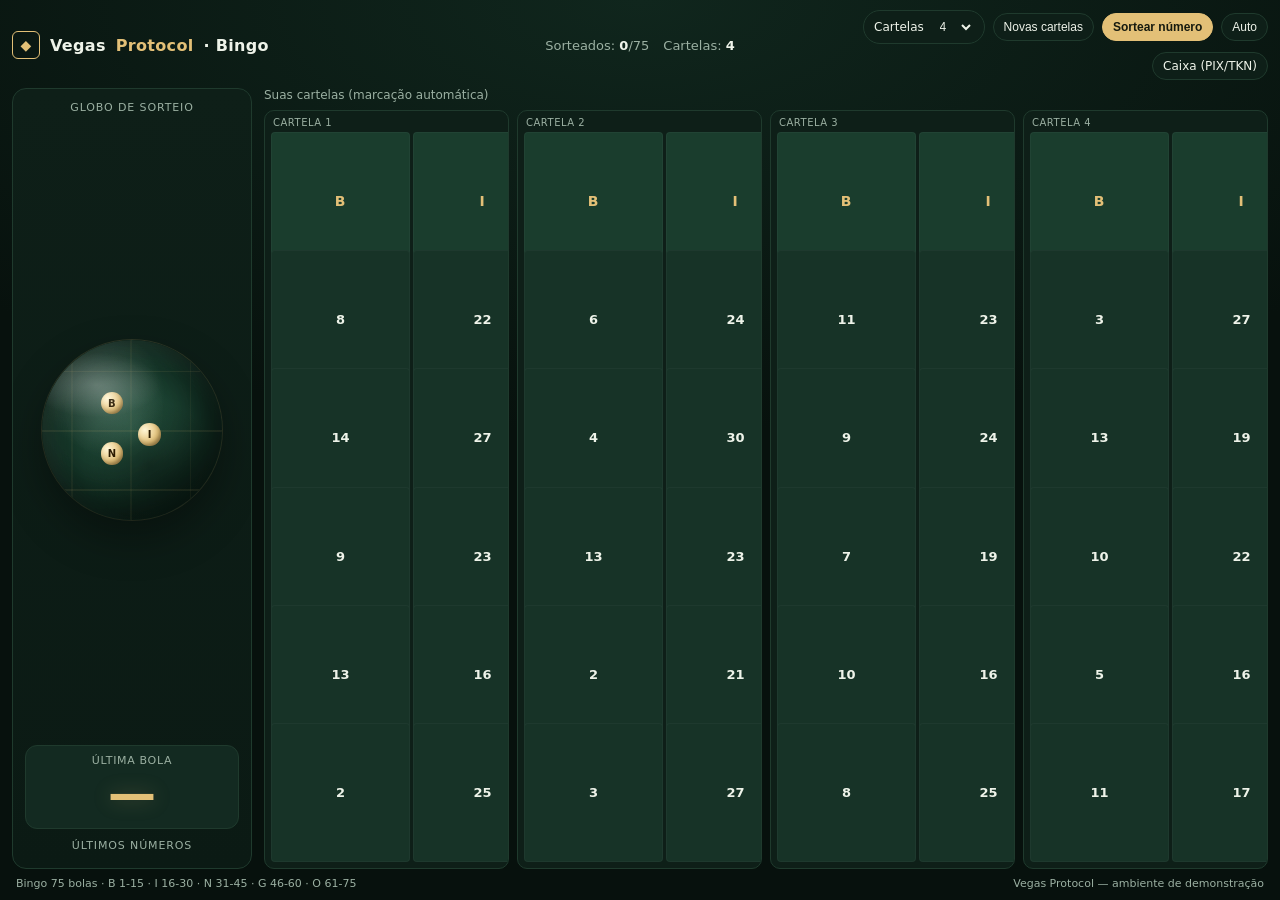
<file: bingo.html>
<!DOCTYPE html>
<html lang="pt-BR">
<head>
  <meta charset="UTF-8">
  <meta name="viewport" content="width=device-width, initial-scale=1.0">
  <title>Bingo — Vegas Protocol</title>
  <style>
    :root {
      --bg: #07110d;
      --surface: #0e1f18;
      --surface-2: #132a21;
      --border: #1f3a2d;
      --text: #eef3e9;
      --muted: #9bb0a2;
      --accent: #e3c077;
      --accent-dim: #b8964f;
      --good: #5fe3a1;
      --bad: #ff8172;
      --cell: #173327;
      --cell-marked: #1f4a35;
    }
    * { box-sizing: border-box; margin: 0; padding: 0; }
    html, body { height: 100%; overflow: hidden; }
    body {
      font-family: "Segoe UI", system-ui, -apple-system, sans-serif;
      background: radial-gradient(120% 80% at 50% 0%, #10261d 0%, var(--bg) 60%);
      color: var(--text);
    }
    .app {
      height: 100vh;
      height: 100dvh;
      display: grid;
      grid-template-rows: auto 1fr auto;
      gap: 8px;
      padding: 10px 12px;
      max-width: 1600px;
      margin: 0 auto;
    }
    /* Header */
    .top {
      display: grid;
      grid-template-columns: 1fr auto 1fr;
      align-items: center;
      gap: 12px;
      min-height: 0;
    }
    .brand {
      display: flex;
      align-items: center;
      gap: 10px;
      font-weight: 700;
      letter-spacing: 0.02em;
    }
    .brand-mark {
      width: 28px; height: 28px; border: 1.5px solid var(--accent);
      border-radius: 6px; display: grid; place-items: center; color: var(--accent);
      font-size: 14px;
    }
    .brand span { color: var(--accent); }
    .status-bar {
      display: flex; align-items: center; justify-content: center; gap: 14px;
      font-size: 13px; color: var(--muted);
    }
    .status-bar strong { color: var(--text); font-variant-numeric: tabular-nums; }
    .controls-top {
      display: flex; justify-content: flex-end; align-items: center; gap: 8px;
      flex-wrap: wrap;
    }
    .pill {
      background: var(--surface);
      border: 1px solid var(--border);
      color: var(--text);
      padding: 6px 10px;
      border-radius: 999px;
      font-size: 12px;
    }
    select.pill { cursor: pointer; }
    button.pill { cursor: pointer; transition: all .15s; }
    button.pill:hover { border-color: var(--accent-dim); }
    button.primary {
      background: var(--accent); color: #161a0f; border-color: var(--accent);
      font-weight: 600;
    }
    button.primary:hover { filter: brightness(1.08); }
    button:disabled { opacity: .5; cursor: not-allowed; }

    /* Main area: globe + current number + cards */
    .main {
      min-height: 0;
      display: grid;
      grid-template-columns: minmax(180px, 240px) 1fr;
      gap: 12px;
      overflow: hidden;
    }
    /* Left: globe/draw panel */
    .draw-panel {
      background: linear-gradient(180deg, var(--surface) 0%, #0b1a14 100%);
      border: 1px solid var(--border);
      border-radius: 14px;
      padding: 12px;
      display: grid;
      grid-template-rows: auto 1fr auto auto;
      gap: 10px;
      min-height: 0;
      overflow: hidden;
    }
    .panel-title {
      font-size: 11px; text-transform: uppercase; letter-spacing: .08em; color: var(--muted);
      text-align: center;
    }
    .globe-wrap {
      display: grid; place-items: center; min-height: 0; position: relative;
    }
    .globe {
      width: min(100%, 180px);
      aspect-ratio: 1;
      border-radius: 50%;
      position: relative;
      background:
        radial-gradient(circle at 35% 30%, rgba(255,255,255,.18), transparent 35%),
        radial-gradient(circle at 60% 70%, rgba(0,0,0,.35), transparent 40%),
        radial-gradient(circle at 50% 50%, #2a5a45 0%, #143326 55%, #0a1712 100%);
      box-shadow:
        inset -18px -20px 35px rgba(0,0,0,.45),
        inset 10px 12px 25px rgba(255,255,255,.06),
        0 18px 40px rgba(0,0,0,.35),
        0 0 0 1px rgba(227,192,119,.15);
      overflow: hidden;
    }
    .globe::before, .globe::after {
      content: "";
      position: absolute; inset: 0; border-radius: 50%;
    }
    /* latitude/longitude lines */
    .globe::before {
      background:
        repeating-linear-gradient(0deg, transparent 0 16%, rgba(227,192,119,.12) 16% 17%, transparent 17% 33%),
        repeating-linear-gradient(90deg, transparent 0 16%, rgba(227,192,119,.08) 16% 17%, transparent 17% 33%);
      animation: spinGlobe 12s linear infinite;
      opacity: .7;
    }
    .globe::after {
      background: radial-gradient(ellipse 60% 30% at 30% 25%, rgba(255,255,255,.22), transparent 60%);
    }
    .globe.spinning::before { animation-duration: 1.2s; }
    .globe.spinning { animation: wobble .6s ease-in-out infinite; }
    @keyframes spinGlobe { to { transform: rotate(360deg); } }
    @keyframes wobble {
      0%,100% { transform: rotate(-2deg) scale(1); }
      50% { transform: rotate(2deg) scale(1.02); }
    }
    .globe-balls {
      position: absolute; inset: 15%; border-radius: 50%;
      display: grid; place-items: center;
    }
    .ball-mini {
      position: absolute; width: 18%; aspect-ratio: 1; border-radius: 50%;
      background: radial-gradient(circle at 30% 30%, #fff6d6, var(--accent) 60%, #8a6a2f);
      box-shadow: inset -2px -3px 4px rgba(0,0,0,.25);
      font-size: clamp(7px, 1.2vw, 10px); font-weight: 700; color: #2a1a00;
      display: grid; place-items: center;
      animation: floatBall 3s ease-in-out infinite;
    }
    .ball-mini:nth-child(1){ top:20%; left:25%; animation-delay:0s }
    .ball-mini:nth-child(2){ top:45%; left:55%; animation-delay:.5s }
    .ball-mini:nth-child(3){ top:60%; left:25%; animation-delay:1s }
    @keyframes floatBall { 0%,100%{transform:translateY(0)} 50%{transform:translateY(-4px)} }

    .current-draw {
      text-align: center;
      background: var(--surface-2);
      border: 1px solid var(--border);
      border-radius: 12px;
      padding: 8px;
    }
    .current-label { font-size: 11px; color: var(--muted); text-transform: uppercase; letter-spacing: .06em; }
    .current-number {
      font-size: clamp(32px, 5vw, 48px);
      font-weight: 800;
      color: var(--accent);
      line-height: 1.1;
      font-variant-numeric: tabular-nums;
      text-shadow: 0 0 20px rgba(227,192,119,.25);
      min-height: 1.1em;
    }
    .current-number.pop { animation: popNum .35s ease; }
    @keyframes popNum { 0%{transform:scale(.5);opacity:.2} 60%{transform:scale(1.15)} 100%{transform:scale(1);opacity:1} }

    .last-numbers {
      display: flex; flex-wrap: wrap; gap: 4px; justify-content: center;
      max-height: 52px; overflow: hidden; align-content: flex-start;
    }
    .mini-ball {
      width: 22px; height: 22px; border-radius: 50%;
      background: var(--cell); border: 1px solid var(--border);
      font-size: 10px; font-weight: 600; display: grid; place-items: center;
      color: var(--muted);
    }
    .mini-ball.recent { background: #2a4a3a; color: var(--accent); border-color: var(--accent-dim); }

    /* Right: cards grid */
    .cards-area {
      min-height: 0;
      display: grid;
      grid-template-rows: auto 1fr;
      gap: 8px;
      overflow: hidden;
    }
    .cards-header {
      display: flex; justify-content: space-between; align-items: center;
      font-size: 12px; color: var(--muted);
    }
    .cards-grid {
      min-height: 0;
      display: grid;
      gap: 8px;
      /* auto-fit columns, max 5 cols x 2 rows = 10 cards visible */
      grid-template-columns: repeat(auto-fit, minmax(min(100%, 170px), 1fr));
      grid-auto-rows: 1fr;
      align-content: start;
      overflow: hidden;
    }
    .card {
      background: var(--surface);
      border: 1px solid var(--border);
      border-radius: 10px;
      padding: 6px;
      display: grid;
      grid-template-rows: auto 1fr;
      gap: 4px;
      min-height: 0;
      overflow: hidden;
    }
    .card-head {
      display: flex; justify-content: space-between; align-items: center;
      font-size: 10px; color: var(--muted); text-transform: uppercase; letter-spacing: .05em;
      padding: 0 2px;
    }
    .card-head .hits { color: var(--good); font-weight: 600; }
    .bingo-grid {
      display: grid;
      grid-template-columns: repeat(5, 1fr);
      grid-template-rows: repeat(5, 1fr);
      gap: 3px;
      min-height: 0;
    }
    .cell {
      background: var(--cell);
      border: 1px solid rgba(255,255,255,.03);
      border-radius: 4px;
      display: grid; place-items: center;
      font-weight: 700;
      font-size: clamp(9px, 1.4vw, 13px);
      color: var(--text);
      aspect-ratio: 1;
      min-height: 0;
      transition: all .15s;
      position: relative;
    }
    .cell.header {
      background: #1a3d2d;
      color: var(--accent);
      font-size: clamp(10px, 1.5vw, 14px);
      letter-spacing: .05em;
    }
    .cell.free {
      background: linear-gradient(135deg, #2a4a3a, #1f3d30);
      color: var(--accent);
      font-size: clamp(7px, 1vw, 10px);
    }
    .cell.marked {
      background: var(--cell-marked);
      color: var(--good);
      box-shadow: inset 0 0 0 1px rgba(95,227,161,.35);
    }
    .cell.marked::after {
      content: "";
      position: absolute; inset: 18%;
      border-radius: 50%;
      background: rgba(95,227,161,.18);
    }
    .cell.just-marked { animation: markPulse .4s ease; }
    @keyframes markPulse { 0%{transform:scale(1)} 50%{transform:scale(1.08); background:#2a5f42} 100%{transform:scale(1)} }
    .card.winner {
      border-color: var(--good);
      box-shadow: 0 0 0 1px rgba(95,227,161,.3), 0 8px 24px rgba(0,0,0,.25);
    }

    /* Footer */
    .footer {
      display: flex; justify-content: space-between; align-items: center;
      font-size: 11px; color: var(--muted);
      padding: 0 4px;
    }
    .footer a { color: var(--accent); text-decoration: none; }

    /* Win overlay */
    .overlay {
      position: fixed; inset: 0; display: none; place-items: center;
      background: rgba(7,17,13,.75); backdrop-filter: blur(4px);
      z-index: 50;
    }
    .overlay.show { display: grid; }
    .overlay-card {
      background: var(--surface); border: 1px solid var(--accent);
      border-radius: 16px; padding: 24px 32px; text-align: center;
      box-shadow: 0 20px 60px rgba(0,0,0,.5);
    }
    .overlay-card h2 { color: var(--accent); margin-bottom: 6px; }
    .overlay-card p { color: var(--muted); margin-bottom: 14px; }

    /* Compact on small screens */
    @media (max-width: 900px) {
      .main { grid-template-columns: 1fr; grid-template-rows: auto 1fr; }
      .draw-panel { grid-template-columns: auto 1fr auto; grid-template-rows: auto; align-items: center; }
      .globe-wrap { width: 90px; }
      .globe { width: 90px; }
      .last-numbers { max-height: 44px; }
      .current-number { font-size: 28px; }
    }
    @media (max-height: 700px) {
      .app { padding: 6px 8px; gap: 6px; }
      .draw-panel { padding: 8px; gap: 6px; }
      .card { padding: 4px; }
      .bingo-grid { gap: 2px; }
    }
  </style>
</head>
<body>
  <div class="app">
    <header class="top">
      <div class="brand"><div class="brand-mark">◆</div>Vegas <span>Protocol</span> · Bingo</div>
      <div class="status-bar">
        <div>Sorteados: <strong id="drawn-count">0</strong>/75</div>
        <div>Cartelas: <strong id="card-count-label">4</strong></div>
      </div>
      <div class="controls-top">
        <label class="pill">Cartelas
          <select id="card-qty" class="pill" style="margin-left:4px;padding:2px 4px;border:none;background:transparent;color:inherit;">
            <option value="1">1</option>
            <option value="2">2</option>
            <option value="4" selected>4</option>
            <option value="6">6</option>
            <option value="8">8</option>
            <option value="10">10</option>
          </select>
        </label>
        <button id="btn-new" class="pill">Novas cartelas</button>
        <button id="btn-draw" class="pill primary">Sortear número</button>
        <button id="btn-auto" class="pill">Auto</button>
        <a href="index.html" class="pill" style="text-decoration:none;color:inherit">Caixa (PIX/TKN)</a>
      </div>
    </header>

    <main class="main">
      <section class="draw-panel">
        <div class="panel-title">Globo de sorteio</div>
        <div class="globe-wrap">
          <div class="globe" id="globe">
            <div class="globe-balls">
              <div class="ball-mini">B</div>
              <div class="ball-mini">I</div>
              <div class="ball-mini">N</div>
            </div>
          </div>
        </div>
        <div class="current-draw">
          <div class="current-label">Última bola</div>
          <div class="current-number" id="current-number">—</div>
        </div>
        <div>
          <div class="panel-title" style="margin-bottom:4px">Últimos números</div>
          <div class="last-numbers" id="last-numbers"></div>
        </div>
      </section>

      <section class="cards-area">
        <div class="cards-header">
          <span>Suas cartelas (marcação automática)</span>
          <span id="win-status"></span>
        </div>
        <div class="cards-grid" id="cards-grid"></div>
      </section>
    </main>

    <footer class="footer">
      <span>Bingo 75 bolas · B 1-15 · I 16-30 · N 31-45 · G 46-60 · O 61-75</span>
      <span>Vegas Protocol — ambiente de demonstração</span>
    </footer>
  </div>

  <div class="overlay" id="overlay">
    <div class="overlay-card">
      <h2>BINGO!</h2>
      <p id="overlay-msg">Você completou uma cartela.</p>
      <button id="btn-close-overlay" class="pill primary">Continuar</button>
    </div>
  </div>

  <script>
    (function() {
      const COLS = [
        { letter: 'B', min: 1, max: 15 },
        { letter: 'I', min: 16, max: 30 },
        { letter: 'N', min: 31, max: 45 },
        { letter: 'G', min: 46, max: 60 },
        { letter: 'O', min: 61, max: 75 }
      ];

      let cards = [];
      let drawn = [];
      let drawnSet = new Set();
      let autoTimer = null;
      let gameOver = false;

      const el = {
        grid: document.getElementById('cards-grid'),
        qty: document.getElementById('card-qty'),
        drawBtn: document.getElementById('btn-draw'),
        autoBtn: document.getElementById('btn-auto'),
        newBtn: document.getElementById('btn-new'),
        current: document.getElementById('current-number'),
        last: document.getElementById('last-numbers'),
        drawnCount: document.getElementById('drawn-count'),
        cardCount: document.getElementById('card-count-label'),
        globe: document.getElementById('globe'),
        overlay: document.getElementById('overlay'),
        overlayMsg: document.getElementById('overlay-msg'),
        closeOverlay: document.getElementById('btn-close-overlay'),
        winStatus: document.getElementById('win-status')
      };

      function shuffle(arr) {
        for (let i = arr.length - 1; i > 0; i--) {
          const j = Math.floor(Math.random() * (i + 1));
          [arr[i], arr[j]] = [arr[j], arr[i]];
        }
        return arr;
      }
      function range(min, max) {
        const a = [];
        for (let i = min; i <= max; i++) a.push(i);
        return a;
      }

      function generateCard() {
        // 5x5: headers + 5 rows of numbers, center is FREE
        const grid = [];
        for (let r = 0; r < 5; r++) {
          grid[r] = [];
          for (let c = 0; c < 5; c++) {
            if (r === 2 && c === 2) {
              grid[r][c] = { value: 'FREE', marked: true, free: true };
            } else {
              grid[r][c] = { value: null, marked: false, free: false };
            }
          }
        }
        // fill columns
        for (let c = 0; c < 5; c++) {
          const nums = shuffle(range(COLS[c].min, COLS[c].max)).slice(0, 5);
          for (let r = 0; r < 5; r++) {
            if (!(r === 2 && c === 2)) grid[r][c].value = nums[r];
          }
        }
        // center fix: ensure center is free (already)
        grid[2][2] = { value: '★', marked: true, free: true };
        return { grid, won: false };
      }

      function renderCards() {
        el.grid.innerHTML = '';
        const qty = cards.length;
        // dynamic sizing hint: keep within viewport by limiting rows implicitly via grid
        cards.forEach((card, idx) => {
          const cardEl = document.createElement('div');
          cardEl.className = 'card' + (card.won ? ' winner' : '');
          const hits = countHits(card);
          cardEl.innerHTML = `
            <div class="card-head"><span>Cartela ${idx + 1}</span><span class="hits">${hits}/24</span></div>
            <div class="bingo-grid"></div>
          `;
          const gridEl = cardEl.querySelector('.bingo-grid');
          // headers
          COLS.forEach(col => {
            const h = document.createElement('div');
            h.className = 'cell header';
            h.textContent = col.letter;
            gridEl.appendChild(h);
          });
          // cells row by row
          for (let r = 0; r < 5; r++) {
            for (let c = 0; c < 5; c++) {
              const cellData = card.grid[r][c];
              const cell = document.createElement('div');
              cell.className = 'cell' +
                (cellData.free ? ' free' : '') +
                (cellData.marked && !cellData.free ? ' marked' : '') +
                (cellData.marked && cellData.free ? ' marked' : '');
              cell.textContent = cellData.value;
              cell.dataset.r = r; cell.dataset.c = c; cell.dataset.card = idx;
              gridEl.appendChild(cell);
            }
          }
          el.grid.appendChild(cardEl);
        });
        el.cardCount.textContent = qty;
      }

      function countHits(card) {
        let n = 0;
        for (let r=0;r<5;r++) for (let c=0;c<5;c++) if (card.grid[r][c].marked && !card.grid[r][c].free) n++;
        return n;
      }

      function checkWin(card) {
        const g = card.grid;
        // rows
        for (let r=0;r<5;r++) if (g[r].every(x=>x.marked)) return true;
        // cols
        for (let c=0;c<5;c++) { let ok=true; for(let r=0;r<5;r++) if(!g[r][c].marked) ok=false; if(ok) return true; }
        // diags
        if ([0,1,2,3,4].every(i=>g[i][i].marked)) return true;
        if ([0,1,2,3,4].every(i=>g[i][4-i].marked)) return true;
        return false;
      }

      function markNumber(num) {
        let anyMarked = false;
        cards.forEach(card => {
          for (let r=0;r<5;r++) for (let c=0;c<5;c++) {
            if (card.grid[r][c].value === num) { card.grid[r][c].marked = true; anyMarked = true; }
          }
          if (!card.won && checkWin(card)) card.won = true;
        });
        return anyMarked;
      }

      function updateLastNumbers() {
        const last = drawn.slice(-12).reverse();
        el.last.innerHTML = last.map((n,i)=>`<div class="mini-ball ${i===0?'recent':''}">${n}</div>`).join('');
        el.drawnCount.textContent = drawn.length;
      }

      function drawNumber() {
        if (gameOver) return;
        if (drawn.length >= 75) { stopAuto(); return; }
        // spin animation
        el.globe.classList.add('spinning');
        el.drawBtn.disabled = true;
        setTimeout(() => {
          let num;
          do { num = Math.floor(Math.random()*75)+1; } while (drawnSet.has(num));
          drawn.push(num); drawnSet.add(num);
          markNumber(num);
          el.current.textContent = num;
          el.current.classList.remove('pop'); void el.current.offsetWidth; el.current.classList.add('pop');
          updateLastNumbers();
          renderCards();
          el.globe.classList.remove('spinning');
          el.drawBtn.disabled = drawn.length >= 75 || gameOver;
          const winners = cards.filter(c=>c.won);
          if (winners.length) {
            gameOver = true; stopAuto();
            el.winStatus.textContent = `Bingo! ${winners.length} cartela(s) vencedora(s)`;
            el.overlayMsg.textContent = `Você completou ${winners.length} cartela(s)!`;
            el.overlay.classList.add('show');
          } else {
            el.winStatus.textContent = '';
          }
        }, 700);
      }

      function stopAuto() {
        if (autoTimer) { clearInterval(autoTimer); autoTimer = null; }
        el.autoBtn.textContent = 'Auto';
        el.autoBtn.classList.remove('primary');
      }
      function toggleAuto() {
        if (autoTimer) { stopAuto(); return; }
        if (gameOver || drawn.length>=75) return;
        el.autoBtn.textContent = 'Parar';
        el.autoBtn.classList.add('primary');
        drawNumber();
        autoTimer = setInterval(() => {
          if (gameOver || drawn.length>=75) stopAuto(); else drawNumber();
        }, 1800);
      }

      function newGame() {
        stopAuto();
        drawn = []; drawnSet = new Set(); gameOver = false;
        const qty = Math.min(10, Math.max(1, parseInt(el.qty.value)||4));
        el.qty.value = qty;
        cards = Array.from({length: qty}, generateCard);
        el.current.textContent = '—';
        el.winStatus.textContent = '';
        updateLastNumbers();
        renderCards();
        el.overlay.classList.remove('show');
        el.drawBtn.disabled = false;
      }

      el.drawBtn.addEventListener('click', drawNumber);
      el.autoBtn.addEventListener('click', toggleAuto);
      el.newBtn.addEventListener('click', newGame);
      el.qty.addEventListener('change', newGame);
      el.closeOverlay.addEventListener('click', ()=> el.overlay.classList.remove('show'));

      // init
      newGame();
    })();
  </script>
</body>
</html>
</file>
